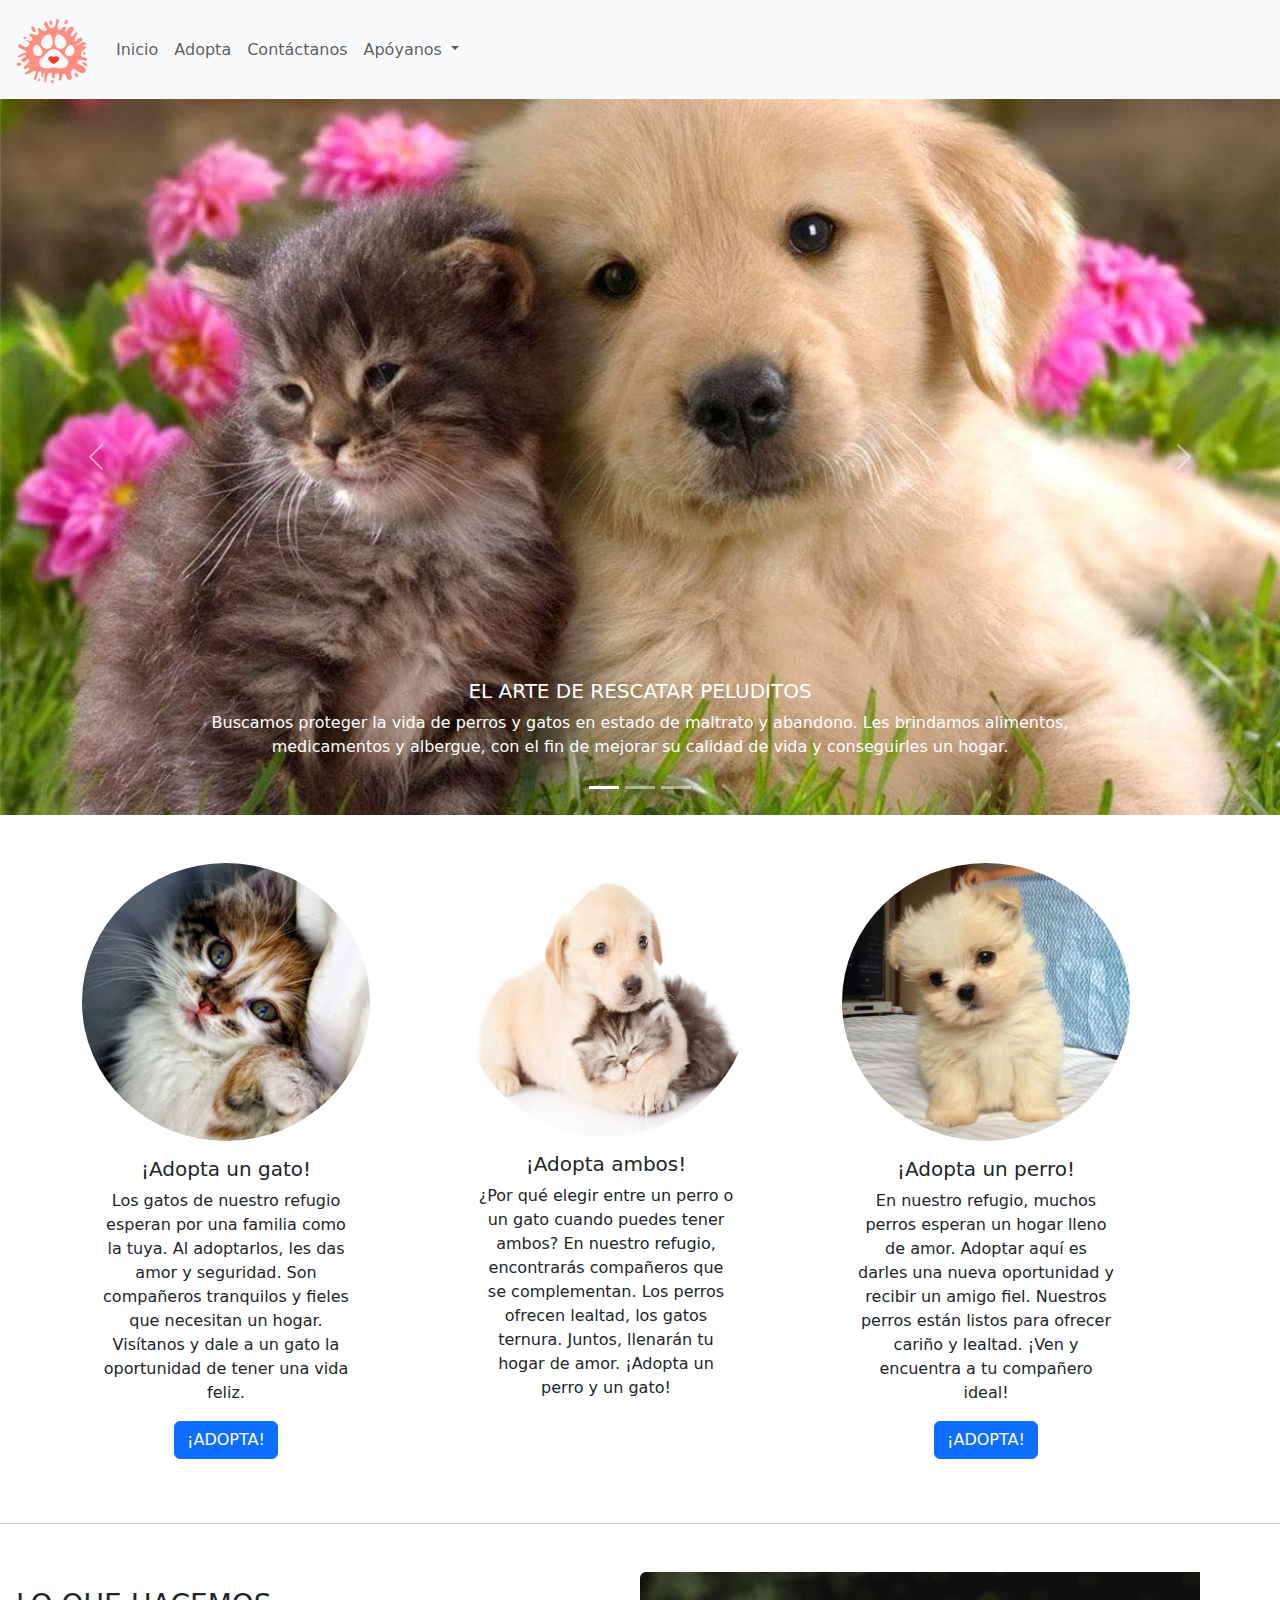
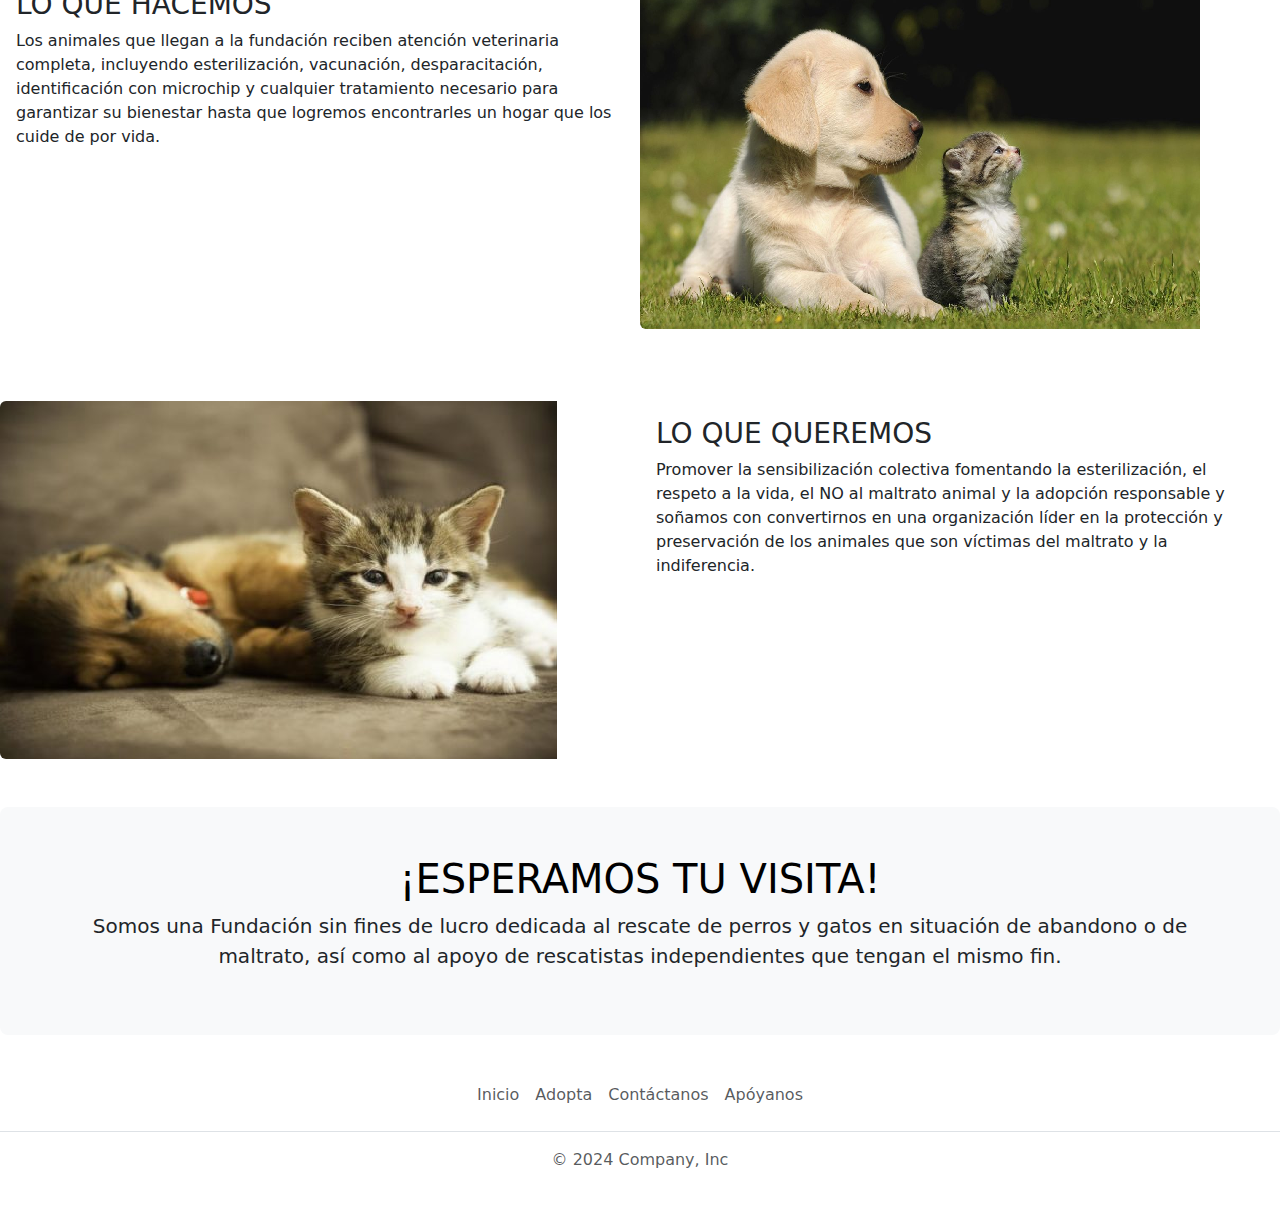
<file: index.html>
<!DOCTYPE html>
<html lang="en">
<head>
    <meta charset="UTF-8">
    <meta name="viewport" content="width=device-width, initial-scale=1.0">
    <title>Adopt Me</title>
    <link href="https://cdn.jsdelivr.net/npm/bootstrap@5.3.3/dist/css/bootstrap.min.css" rel="stylesheet" integrity="sha384-QWTKZyjpPEjISv5WaRU9OFeRpok6YctnYmDr5pNlyT2bRjXh0JMhjY6hW+ALEwIH" crossorigin="anonymous">
    <script src="https://cdn.jsdelivr.net/npm/bootstrap@5.3.3/dist/js/bootstrap.bundle.min.js" integrity="sha384-YvpcrYf0tY3lHB60NNkmXc5s9fDVZLESaAA55NDzOxhy9GkcIdslK1eN7N6jIeHz" crossorigin="anonymous"></script>
</head>
<body>
    <!--AQUI INICIA MI NAVEGACION-->
    <nav class="navbar navbar-expand-lg bg-body-tertiary">
        <div class="container-fluid">
          <a class="navbar-brand" href="#">
            <img src="logo.webp" alt="Logo" width="80" height="70" class="d-inline-block align-text-top">
          </a>
          <button class="navbar-toggler" type="button" data-bs-toggle="collapse" data-bs-target="#navbarNav" aria-controls="navbarNav" aria-expanded="false" aria-label="Toggle navigation">
            <span class="navbar-toggler-icon"></span>
          </button>
          <div class="collapse navbar-collapse" id="navbarNav">
            <ul class="navbar-nav">
              <li class="nav-item">
                <a class="nav-link" href="adopt me.html">Inicio</a>
              </li>
              <li class="nav-item">
                <a class="nav-link" href="form.html">Adopta</a>
              </li>
              <li class="nav-item"></li>
                <a class="nav-link" href="#">Contáctanos</a>
              </li>

            
              <li class="nav-item dropdown">
                <a class="nav-link dropdown-toggle" href="#" role="button" data-bs-toggle="dropdown" aria-expanded="false">
                  Apóyanos
                </a>
                <ul class="dropdown-menu">
                  <li><a class="dropdown-item" href="#">Voluntarios</a></li>
                  <li><a class="dropdown-item" href="#">Apadrina</a></li>
                  <li><a class="dropdown-item" href="#">Dona</a></li>
                </ul>
              </li>
            </ul>
          </div>
        </div>
      </nav>
      <!--AQUI TERMINA MI NAVEGACION-->

      <!--AQUI INICIA MI SLIDER-->
      <div id="carouselExampleCaptions" class="carousel slide">
        <div class="carousel-indicators">
          <button type="button" data-bs-target="#carouselExampleCaptions" data-bs-slide-to="0" class="active" aria-current="true" aria-label="Slide 1"></button>
          <button type="button" data-bs-target="#carouselExampleCaptions" data-bs-slide-to="1" aria-label="Slide 2"></button>
          <button type="button" data-bs-target="#carouselExampleCaptions" data-bs-slide-to="2" aria-label="Slide 3"></button>
        </div>
        <div class="carousel-inner">
          <div class="carousel-item active">
            <img src="slider 1.jpg" class="d-block w-100" alt="...">
            <div class="carousel-caption d-none d-md-block">
              <h5>EL ARTE DE RESCATAR PELUDITOS</h5>
              <p>Buscamos proteger la vida de perros y gatos en estado de maltrato y abandono. Les brindamos alimentos, medicamentos y albergue, con el fin de mejorar su calidad de vida y conseguirles un hogar.</p>
            </div>
          </div>
          <div class="carousel-item">
            <img src="slider 2.jpg" class="d-block w-100" alt="...">
            <div class="carousel-caption d-none d-md-block">
              <h5>EL ARTE DE RESCATAR PELUDITOS</h5>
              <p>Buscamos proteger la vida de perros y gatos en estado de maltrato y abandono. Les brindamos alimentos, medicamentos y albergue, con el fin de mejorar su calidad de vida y conseguirles un hogar.</p>
            </div>
          </div>
          <div class="carousel-item">
            <img src="slider 3.jpg" class="d-block w-100" alt="...">
            <div class="carousel-caption d-none d-md-block">
              <h5>EL ARTE DE RESCATAR PELUDITOS</h5>
              <p>Buscamos proteger la vida de perros y gatos en estado de maltrato y abandono. Les brindamos alimentos, medicamentos y albergue, con el fin de mejorar su calidad de vida y conseguirles un hogar./p>
            </div>
          </div>
        </div>
        <button class="carousel-control-prev" type="button" data-bs-target="#carouselExampleCaptions" data-bs-slide="prev">
          <span class="carousel-control-prev-icon" aria-hidden="true"></span>
          <span class="visually-hidden">Previous</span>
        </button>
        <button class="carousel-control-next" type="button" data-bs-target="#carouselExampleCaptions" data-bs-slide="next">
          <span class="carousel-control-next-icon" aria-hidden="true"></span>
          <span class="visually-hidden">Next</span>
        </button>
      </div>
      <!--AQUI TERMINA MI SLIDER-->

      <br>
      <br>

      <!--AQUI INICIA MI CONTENIDO-->
      <div class="container text-center">
        <div class="row">
          <div class="col">
            <div class="card border-0" style="width: 18rem;">
                <img src="foto 1.png" class="card-img-top rounded-circle" alt="...">
                <div class="card-body">
                  <h5 class="card-title">¡Adopta un gato!</h5>
                  <p class="card-text">Los gatos de nuestro refugio esperan por una familia como la tuya. Al adoptarlos, les das amor y seguridad. Son compañeros tranquilos y fieles que necesitan un hogar. Visítanos y dale a un gato la oportunidad de tener una vida feliz.</p>
                  <a href="CATS.html" class="btn btn-primary">¡ADOPTA!</a>
                </div>
              </div>
          </div>
          <div class="col">
            <div class="card border-0" style="width: 18rem;">
                <img src="foto 2.png" class="card-img-top rounded-circle" alt="...">
                <div class="card-body">
                  <h5 class="card-title">¡Adopta ambos!</h5>
                  <p class="card-text">¿Por qué elegir entre un perro o un gato cuando puedes tener ambos? En nuestro refugio, encontrarás compañeros que se complementan. Los perros ofrecen lealtad, los gatos ternura. Juntos, llenarán tu hogar de amor. ¡Adopta un perro y un gato!</p>
                </div>
              </div>
          </div>
          <div class="col">
            <div class="card border-0" style="width: 18rem;">
                <img src="foto 3.png" class="card-img-top rounded-circle" alt="...">
                <div class="card-body">
                  <h5 class="card-title">¡Adopta un perro!</h5>
                  <p class="card-text">En nuestro refugio, muchos perros esperan un hogar lleno de amor. Adoptar aquí es darles una nueva oportunidad y recibir un amigo fiel. Nuestros perros están listos para ofrecer cariño y lealtad. ¡Ven y encuentra a tu compañero ideal!</p>
                  <a href="DOGS.html" class="btn btn-primary">¡ADOPTA!</a>
                </div>
              </div>
          </div>
        </div>
      </div>
       <!--AQUI TERMINA MI CONTENIDO-->

     <hr class="my-5">

      <div class="card border-0">
        <div class="row g-0">
          <div class="col-md-6">
            <div class="card-body">
              <h3 class="card-title">LO QUE HACEMOS</h3>
              <p class="card-text">Los animales que llegan a la fundación reciben atención veterinaria completa, incluyendo esterilización, vacunación, desparacitación, identificación con microchip y cualquier tratamiento necesario para garantizar su bienestar hasta que logremos encontrarles un hogar que los cuide de por vida.</p>
            </div>
          </div>
            <div class="col-md-6">
              <img src="foto contenido 1.png" class="img-fluid rounded-start" alt="...">
        </div>
        </div>
      </div>

      <br>
      <br>
      <br>

      <div class="card border-0">
        <div class="row g-0">
          <div class="col-md-6">
            <img src="foto contenido 2.png" class="img-fluid rounded-start" alt="...">
          </div>
          <div class="col-md-6">
            <div class="card-body">
              <h3 class="card-title">LO QUE QUEREMOS</h3>
              <p class="card-text">Promover la sensibilización colectiva fomentando la esterilización, el respeto a la vida, el NO al maltrato animal y la adopción responsable y soñamos con convertirnos en una organización líder en la protección y preservación de los animales que son víctimas del maltrato y la indiferencia.</p>
            </div>
          </div>
        </div>
      </div>
      <!--AQUI TERMINA MI CONTENIDO-->

<br>
<br>

<div class="p-5 text-center bg-body-tertiary rounded-3">
  <h1 class="text-body-emphasis">¡ESPERAMOS TU VISITA!</h1>
  <p class="lead">
    Somos una Fundación sin fines de lucro dedicada al rescate de perros y gatos en situación de abandono o de maltrato, así como al apoyo de rescatistas independientes que tengan el mismo fin. 
  </p>
</div>

      <footer class="py-3 my-4">
        <ul class="nav justify-content-center border-bottom pb-3 mb-3">
          <li class="nav-item"><a href="#" class="nav-link px-2 text-body-secondary">Inicio</a></li>
          <li class="nav-item"><a href="#" class="nav-link px-2 text-body-secondary">Adopta</a></li>
          <li class="nav-item"><a href="#" class="nav-link px-2 text-body-secondary">Contáctanos</a></li>
          <li class="nav-item"><a href="#" class="nav-link px-2 text-body-secondary">Apóyanos</a></li>
        </ul>
        <p class="text-center text-body-secondary">© 2024 Company, Inc</p>
      </footer>

</body>
</html>
</file>
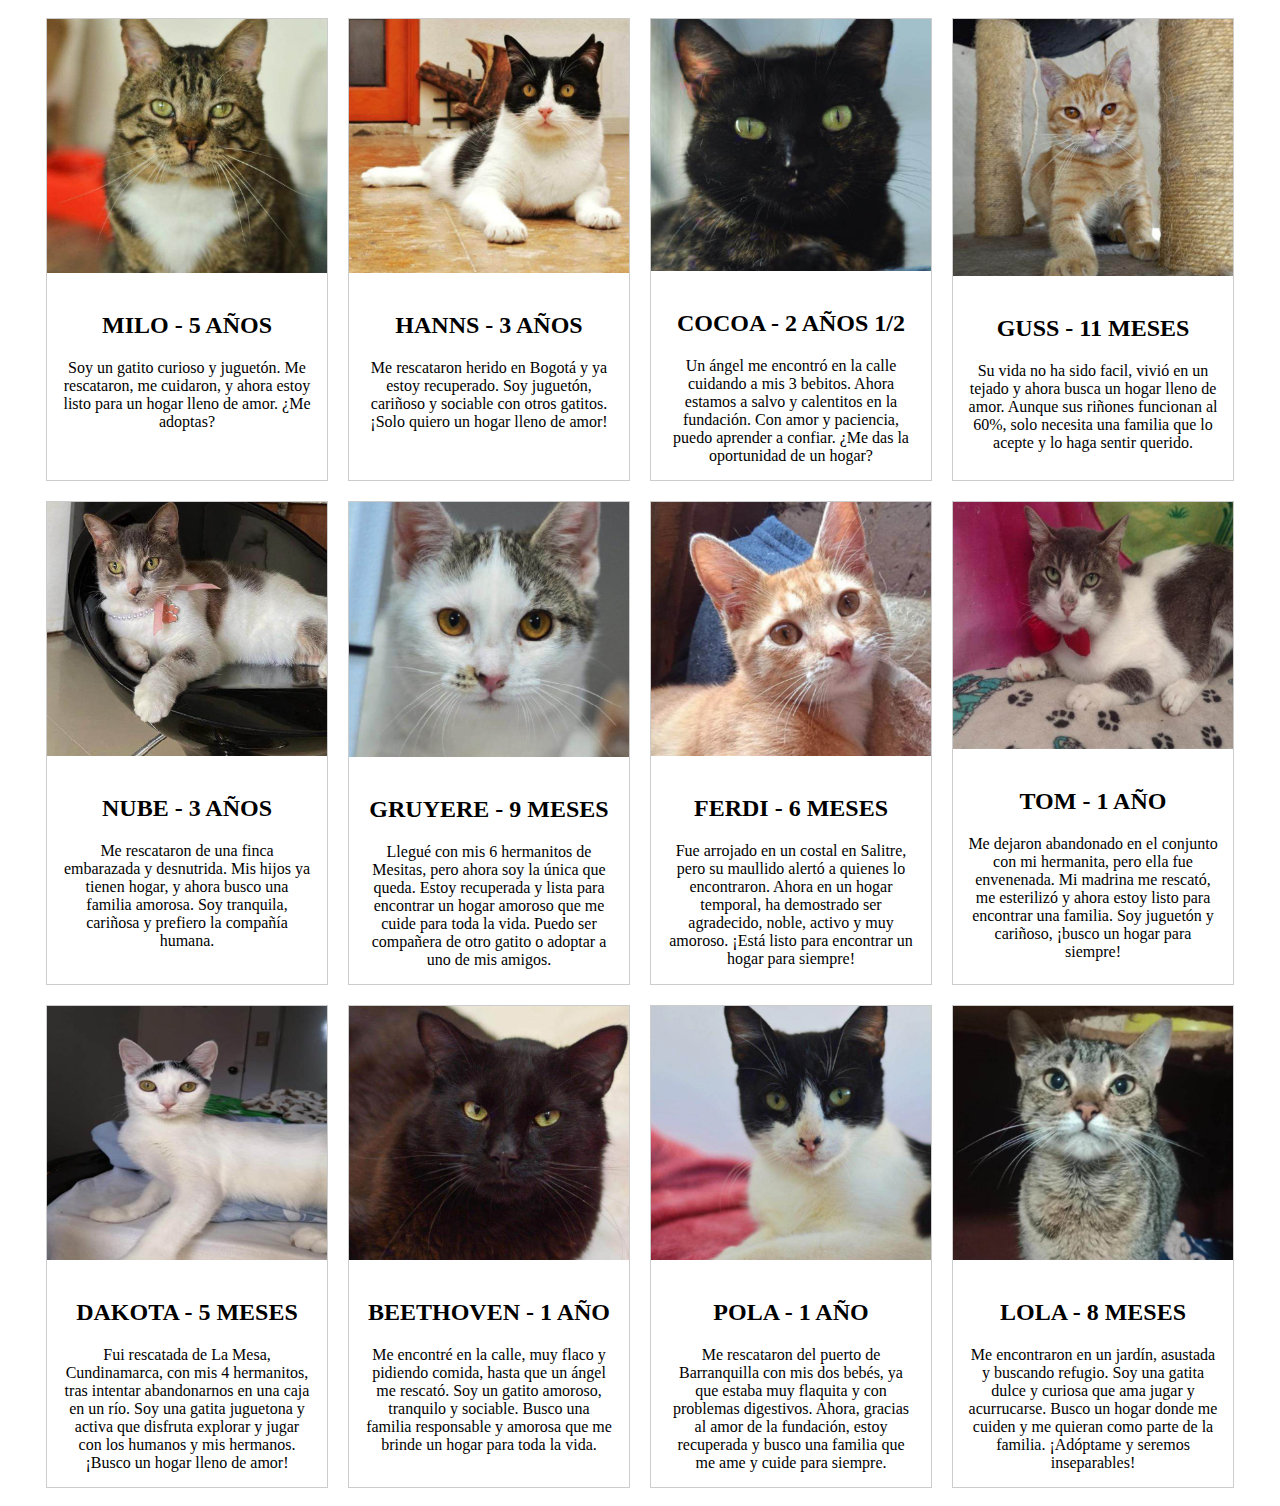
<file: CATS.html>
<!DOCTYPE html>
<html>
        <head> 

            <title>CATS</title>
			      <meta http-equiv="Content-Type" content="text/html; charset=utf-8"/>
			      <link rel="stylesheet" href="css.css">
		 </head>

		 <body>


            <div class="padre">  <!-- clase principal-->

				    <div class="gallery">
				    <a href="gato 1.png">
					<img src="gato 1.png" width="450" height="350">
				    </a>
				    <div class="desc">
                        <h2 class="subtitule">MILO - 5 AÑOS</h2>
                        Soy un gatito curioso y juguetón. Me rescataron, me cuidaron, y ahora estoy listo para un hogar lleno de amor. ¿Me adoptas?</div>
				    </div>
				
				    <div class="gallery">
				    <a href="gato 2.png">
                    <img src="gato 2.png" width="450" height="350">
                    </a>
                    <div class="desc">
                        <h2 class="subtitule">HANNS - 3 AÑOS</h2>
                        Me rescataron herido en Bogotá y ya estoy recuperado. Soy juguetón, cariñoso y sociable con otros gatitos. ¡Solo quiero un hogar lleno de amor! </div>
                    </div>
                    
                    <div class="gallery">
                        <a href="gato 3.png">
                        <img src="gato 3.png" width="450" height="350">
                        </a>
                        <div class="desc">
                            <h2 class="subtitule">COCOA - 2 AÑOS 1/2</h2>
                            Un ángel me encontró en la calle cuidando a mis 3 bebitos. Ahora estamos a salvo y calentitos en la fundación. Con amor y paciencia, puedo aprender a confiar. ¿Me das la oportunidad de un hogar?</div>
                    </div>
                    
                    <div class="gallery">
                        <a href="gato 4.png">
                        <img src="gato 4.png" width="450" height="350">
                        </a>
                        <div class="desc">
                            <h2 class="subtitule">GUSS - 11 MESES</h2>
                            Su vida no ha sido facil, vivió en un tejado y ahora busca un hogar lleno de amor. Aunque sus riñones funcionan al 60%, solo necesita una familia que lo acepte y lo haga sentir querido.</div>
                    </div>
				
                    <div class="gallery">
                        <a href="gato 5.png">
                        <img src="gato 5.png" width="450" height="350">
                        </a>
                        <div class="desc">
                            <h2 class="subtitule">NUBE - 3  AÑOS</h2>
                            Me rescataron de una finca embarazada y desnutrida. Mis hijos ya tienen hogar, y ahora busco una familia amorosa. Soy tranquila, cariñosa y prefiero la compañía humana.</div>
                    </div>

                    <div class="gallery">
                        <a href="gato 6.png">
                        <img src="gato 6.png" width="450" height="350">
                        </a>
                        <div class="desc">
                            <h2 class="subtitule">GRUYERE - 9 MESES</h2>
                            Llegué con mis 6 hermanitos de Mesitas, pero ahora soy la única que queda. Estoy recuperada y lista para encontrar un hogar amoroso que me cuide para toda la vida. Puedo ser compañera de otro gatito o adoptar a uno de mis amigos.</div>
                    </div>

                    <div class="gallery">
                        <a href="gato 7.png">
                        <img src="gato 7.png" width="450" height="350">
                        </a>
                        <div class="desc">
                            <h2 class="subtitule">FERDI - 6 MESES</h2>
                            Fue arrojado en un costal en Salitre, pero su maullido alertó a quienes lo encontraron. Ahora en un hogar temporal, ha demostrado ser agradecido, noble, activo y muy amoroso. ¡Está listo para encontrar un hogar para siempre!</div>
                    </div>

                    <div class="gallery">
                        <a href="gato 8.png">
                        <img src="gato 8.png" width="450" height="350">
                        </a>
                        <div class="desc">
                            <h2 class="subtitule">TOM - 1 AÑO</h2>
                            Me dejaron abandonado en el conjunto con mi hermanita, pero ella fue envenenada. Mi madrina me rescató, me esterilizó y ahora estoy listo para encontrar una familia. Soy juguetón y cariñoso, ¡busco un hogar para siempre!</div>
                    </div>

                    <div class="gallery">
                        <a href="gato 9.png">
                        <img src="gato 9.png" width="450" height="350">
                        </a>
                        <div class="desc">
                            <h2 class="subtitule">DAKOTA - 5 MESES</h2>
                            Fui rescatada de La Mesa, Cundinamarca, con mis 4 hermanitos, tras intentar abandonarnos en una caja en un río. Soy una gatita juguetona y activa que disfruta explorar y jugar con los humanos y mis hermanos. ¡Busco un hogar lleno de amor!</div>
                    </div>

                    <div class="gallery">
                        <a href="gato 10.png">
                        <img src="gato 10.png" width="450" height="350">
                        </a>
                        <div class="desc">
                            <h2 class="subtitule">BEETHOVEN - 1 AÑO</h2>
                            Me encontré en la calle, muy flaco y pidiendo comida, hasta que un ángel me rescató. Soy un gatito amoroso, tranquilo y sociable. Busco una familia responsable y amorosa que me brinde un hogar para toda la vida.</div>
                    </div>

                    <div class="gallery">
                        <a href="gato 11.png">
                        <img src="gato 11.png" width="450" height="350">
                        </a>
                        <div class="desc">
                            <h2 class="subtitule">POLA - 1 AÑO</h2>
                            Me rescataron del puerto de Barranquilla con mis dos bebés, ya que estaba muy flaquita y con problemas digestivos. Ahora, gracias al amor de la fundación, estoy recuperada y busco una familia que me ame y cuide para siempre.</div>
                    </div>

                    <div class="gallery">
                        <a href="gato 12.png">
                        <img src="gato 12.png" width="450" height="350">
                        </a>
                        <div class="desc">
                            <h2 class="subtitule">LOLA - 8 MESES</h2>
                            Me encontraron en un jardín, asustada y buscando refugio. Soy una gatita dulce y curiosa que ama jugar y acurrucarse. Busco un hogar donde me cuiden y me quieran como parte de la familia. ¡Adóptame y seremos inseparables!</div>
                    </div>
		</body>
</html>
</file>
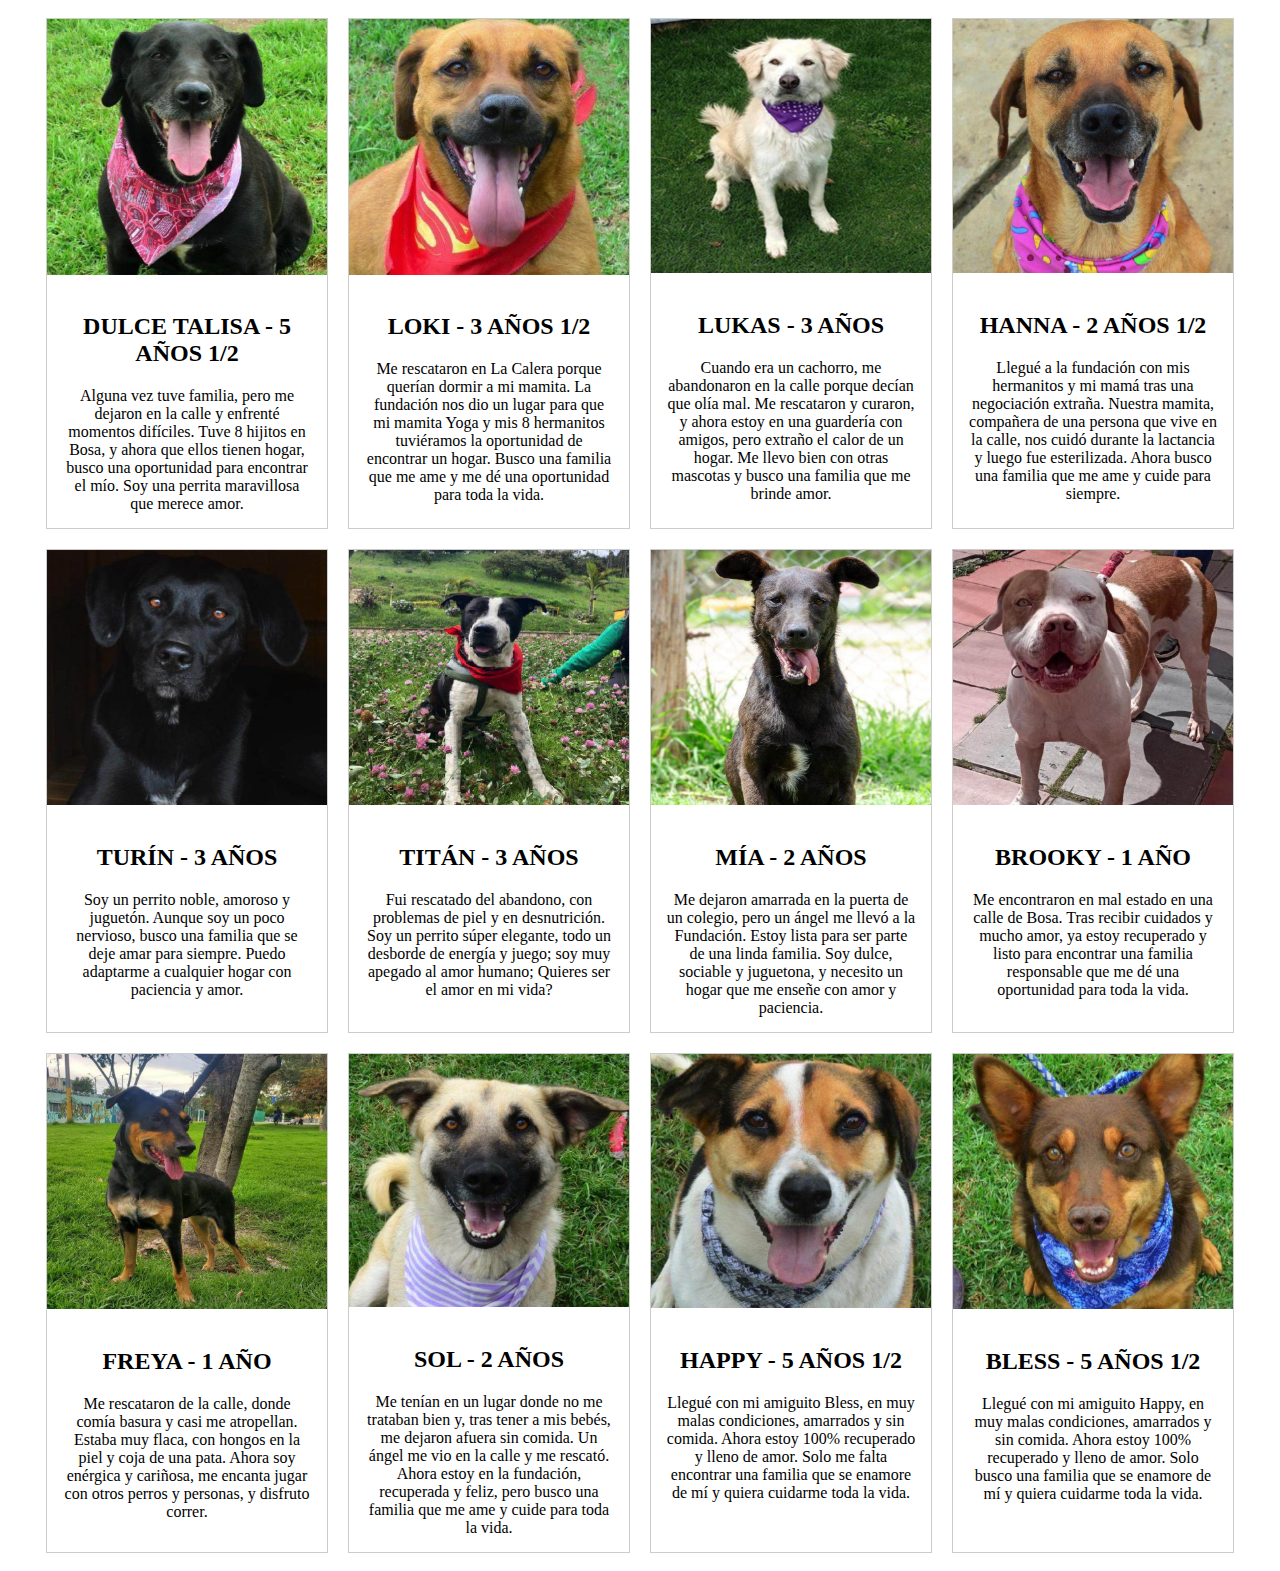
<file: DOGS.html>
<!DOCTYPE html>
<html>
        <head> 

            <title>DOGS</title>
			      <meta http-equiv="Content-Type" content="text/html; charset=utf-8"/>
			      <link rel="stylesheet" href="css.css">
		 </head>

		 <body>


            <div class="padre">  <!-- clase principal-->

				    <div class="gallery">
				    <a href="perro 1.png">
					<img src="perro 1.png" width="450" height="350">
				    </a>
				    <div class="desc">
                        <h2 class="subtitule">DULCE TALISA - 5 AÑOS 1/2</h2>
                        Alguna vez tuve familia, pero me dejaron en la calle y enfrenté momentos difíciles. Tuve 8 hijitos en Bosa, y ahora que ellos tienen hogar, busco una oportunidad para encontrar el mío. Soy una perrita maravillosa que merece amor.</div>
				    </div>
				
				    <div class="gallery">
				    <a href="perro 2.png">
                    <img src="perro 2.png" width="450" height="350">
                    </a>
                    <div class="desc">
                        <h2 class="subtitule">LOKI - 3 AÑOS 1/2</h2>
                        Me rescataron en La Calera porque querían dormir a mi mamita. La fundación nos dio un lugar para que mi mamita Yoga y mis 8 hermanitos tuviéramos la oportunidad de encontrar un hogar. Busco una familia que me ame y me dé una oportunidad para toda la vida.</div>
                    </div>
                    
                    <div class="gallery">
                        <a href="perro 3.png">
                        <img src="perro 3.png" width="450" height="350">
                        </a>
                        <div class="desc">
                            <h2 class="subtitule">LUKAS - 3 AÑOS</h2>
                            Cuando era un cachorro, me abandonaron en la calle porque decían que olía mal. Me rescataron y curaron, y ahora estoy en una guardería con amigos, pero extraño el calor de un hogar. Me llevo bien con otras mascotas y busco una familia que me brinde amor.</div>
                    </div>
                    
                    <div class="gallery">
                        <a href="perro 4.png">
                        <img src="perro 4.png" width="450" height="350">
                        </a>
                        <div class="desc">
                            <h2 class="subtitule">HANNA - 2 AÑOS 1/2</h2>
                            Llegué a la fundación con mis hermanitos y mi mamá tras una negociación extraña. Nuestra mamita, compañera de una persona que vive en la calle, nos cuidó durante la lactancia y luego fue esterilizada. Ahora busco una familia que me ame y cuide para siempre.</div>
                    </div>
				
                    <div class="gallery">
                        <a href="perro 5.png">
                        <img src="perro 5.png" width="450" height="350">
                        </a>
                        <div class="desc">
                            <h2 class="subtitule">TURÍN - 3  AÑOS</h2>
                            Soy un perrito noble, amoroso y juguetón. Aunque soy un poco nervioso, busco una familia que se deje amar para siempre. Puedo adaptarme a cualquier hogar con paciencia y amor.</div>
                    </div>

                    <div class="gallery">
                        <a href="perro 6.png">
                        <img src="perro 6.png" width="450" height="350">
                        </a>
                        <div class="desc">
                            <h2 class="subtitule">TITÁN - 3 AÑOS</h2>
                            Fui rescatado del abandono, con problemas de piel y en desnutrición. Soy un perrito súper elegante, todo un desborde de energía y juego; soy muy apegado al amor humano; Quieres ser el amor en mi vida?</div>
                    </div>

                    <div class="gallery">
                        <a href="perro 7.png">
                        <img src="perro 7.png" width="450" height="350">
                        </a>
                        <div class="desc">
                            <h2 class="subtitule">MÍA - 2 AÑOS</h2>
                            Me dejaron amarrada en la puerta de un colegio, pero un ángel me llevó a la Fundación. Estoy lista para ser parte de una linda familia. Soy dulce, sociable y juguetona, y necesito un hogar que me enseñe con amor y paciencia.</div>
                    </div>

                    <div class="gallery">
                        <a href="perro 8.png">
                        <img src="perro 8.png" width="450" height="350">
                        </a>
                        <div class="desc">
                            <h2 class="subtitule">BROOKY - 1 AÑO</h2>
                            Me encontraron en mal estado en una calle de Bosa. Tras recibir cuidados y mucho amor, ya estoy recuperado y listo para encontrar una familia responsable que me dé una oportunidad para toda la vida.</div>
                    </div>

                    <div class="gallery">
                        <a href="perro 9.png">
                        <img src="perro 9.png" width="450" height="350">
                        </a>
                        <div class="desc">
                            <h2 class="subtitule">FREYA - 1 AÑO</h2>
                            Me rescataron de la calle, donde comía basura y casi me atropellan. Estaba muy flaca, con hongos en la piel y coja de una pata. Ahora soy enérgica y cariñosa, me encanta jugar con otros perros y personas, y disfruto correr.</div>
                    </div>

                    <div class="gallery">
                        <a href="perro 10.png">
                        <img src="perro 10.png" width="450" height="350">
                        </a>
                        <div class="desc">
                            <h2 class="subtitule">SOL - 2 AÑOS</h2>
                            Me tenían en un lugar donde no me trataban bien y, tras tener a mis bebés, me dejaron afuera sin comida. Un ángel me vio en la calle y me rescató. Ahora estoy en la fundación, recuperada y feliz, pero busco una familia que me ame y cuide para toda la vida.</div>
                    </div>
                
                    <div class="gallery">
                        <a href="perro 11.png">
                        <img src="perro 11.png" width="450" height="350">
                        </a>
                        <div class="desc">
                            <h2 class="subtitule">HAPPY - 5 AÑOS 1/2</h2>
                            Llegué con mi amiguito Bless, en muy malas condiciones, amarrados y sin comida. Ahora estoy 100% recuperado y lleno de amor. Solo me falta encontrar una familia que se enamore de mí y quiera cuidarme toda la vida.</div>
                    </div>    

                    <div class="gallery">
                        <a href="perro 12.png">
                        <img src="perro 12.png" width="450" height="350">
                        </a>
                        <div class="desc">
                            <h2 class="subtitule">BLESS - 5 AÑOS 1/2</h2>
                            Llegué con mi amiguito Happy, en muy malas condiciones, amarrados y sin comida. Ahora estoy 100% recuperado y lleno de amor. Solo busco una familia que se enamore de mí y quiera cuidarme toda la vida.</div>
                    </div>

         </body>
</html>
</file>
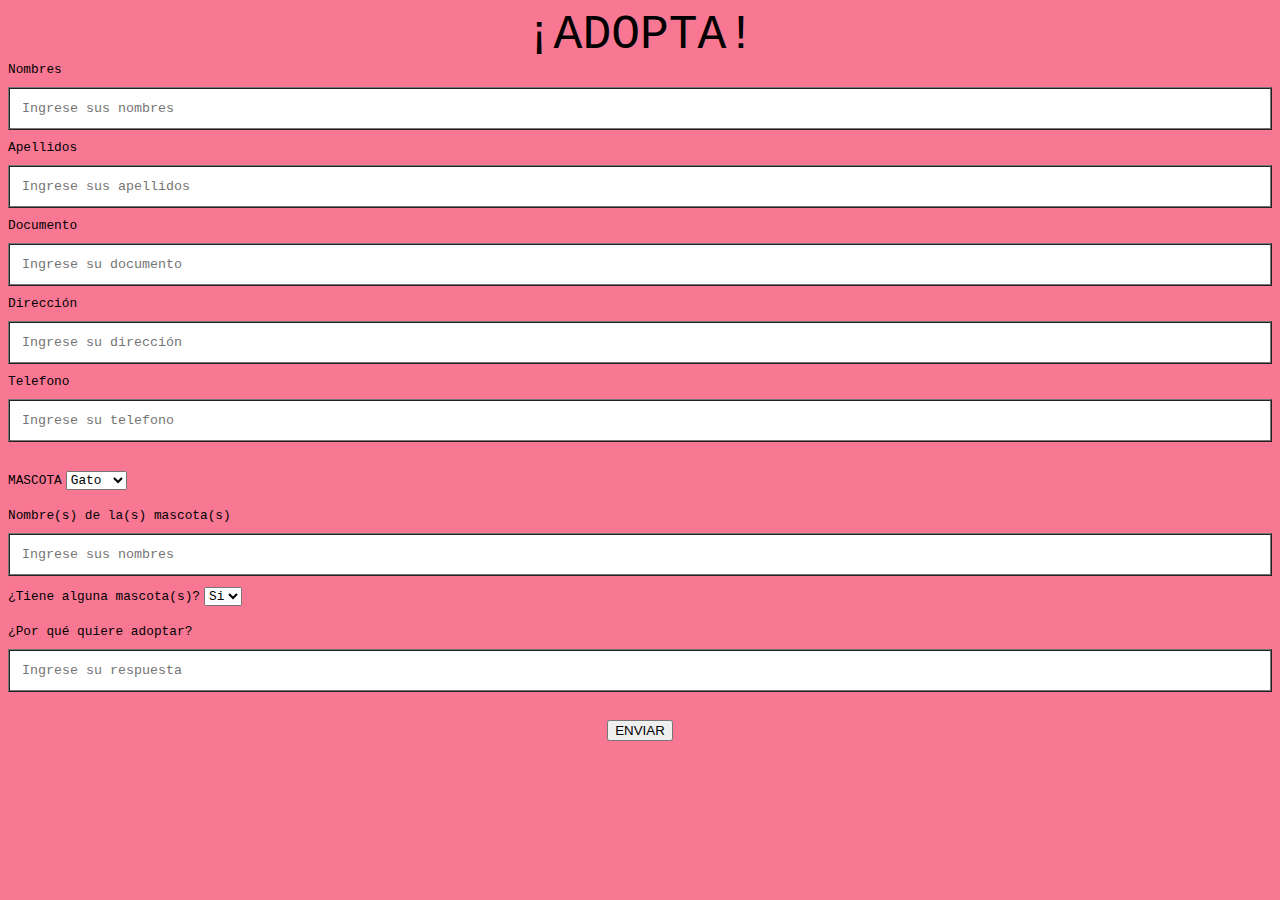
<file: form.html>
<html>
    <head>
        <title>Formulario de adopción</title>
        <meta http-equiv="Content-type" content="text/html; charset=utf-8"/>
        <link rel="stylesheet" href="cssform.css">
    </head>
    <body>

                  <font size="10" color="BLACK" face="courier">

                        <center> ¡ADOPTA! </center>

                  </font>

        <div class= center>

            <form>
                <label>Nombres</label>
                <input type="text" id="nom" name="nombres" placeholder="Ingrese sus nombres">
                <label>Apellidos</label>
                <input type="text" id="apell" name="apellidos" placeholder="Ingrese sus apellidos">
                <label>Documento</label>
                <input type="number" id="doc" name="documento" placeholder="Ingrese su documento">
                <label>Dirección</label>
                <input type="text" id="direc" name="direccion" placeholder="Ingrese su dirección">
                <label>Telefono</label>
                <input type="number" id="tel" name="telefono" placeholder="Ingrese su telefono">

        <br>
        <br>
            <label>MASCOTA</label>
              <select id="mascota" name="mascota">
                   <option value= "Gato">Gato</option>
                   <option value= "Perro">Perro</option>
                   <option value= "Ambos">Ambos</option>
              </select>   
        <br>
        <br>

                <label>Nombre(s) de la(s) mascota(s)</label>
                <input type="text" id="nom" name="nombres" placeholder="Ingrese sus nombres">

                <label>¿Tiene alguna mascota(s)?</label>
              <select id="mascota" name="mascota">
                   <option value= "Gato">Si</option>
                   <option value= "Perro">No</option>
              </select>   
              <br>
              <br>
                <label>¿Por qué quiere adoptar?</label>
                <input type="text" id="nom" name="nombres" placeholder="Ingrese su respuesta">

        <br>
        <br>
        <center>
            <button type="button" class="btn btn-warning">ENVIAR</button>
        </center> 

            </form>
</file>
<file: css.css>
div.gallery {
  margin: 10px;
  border: 1px solid #ccc; 
  float: left; 
  width: 280px; 
}



div.gallery img {
  width: 100%;
  height: auto;
}

div.desc {
  padding: 15px;
  text-align: center;
}

div.padre {
    display: flex;
    flex-wrap: wrap;
    justify-content: center;
  }
</file>
<file: cssform.css>
input{
    width: 100%;
    padding: 12px;
    margin: 10px 0;
    border-style: ridge;
    font-family: courier;

}

body{
    background-color: #f87894;

}

label{
    font-family: courier;
    font-size: 80%;

}

select{
    font-family: courier;
    font-size: 80%;

}

div.center {
    
    display: flex;
    justify-content: center;
    
}
</file>
